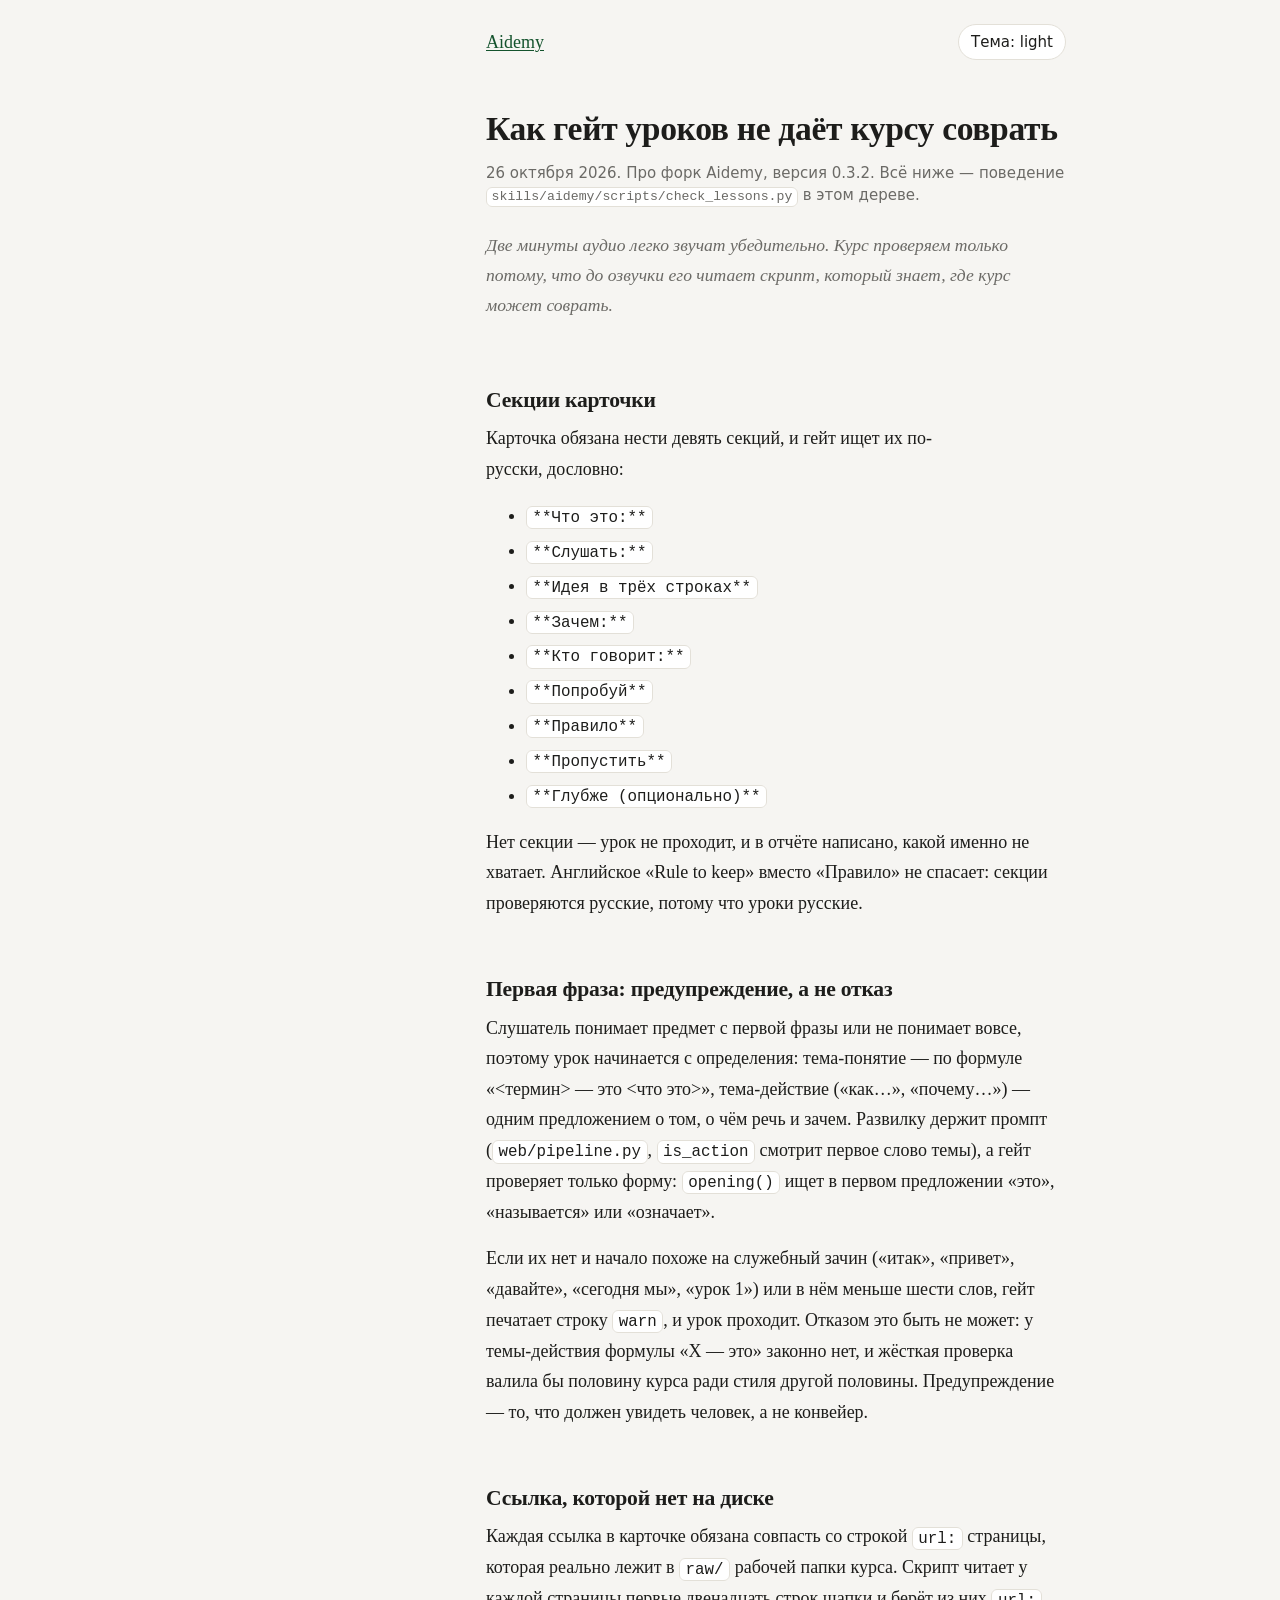
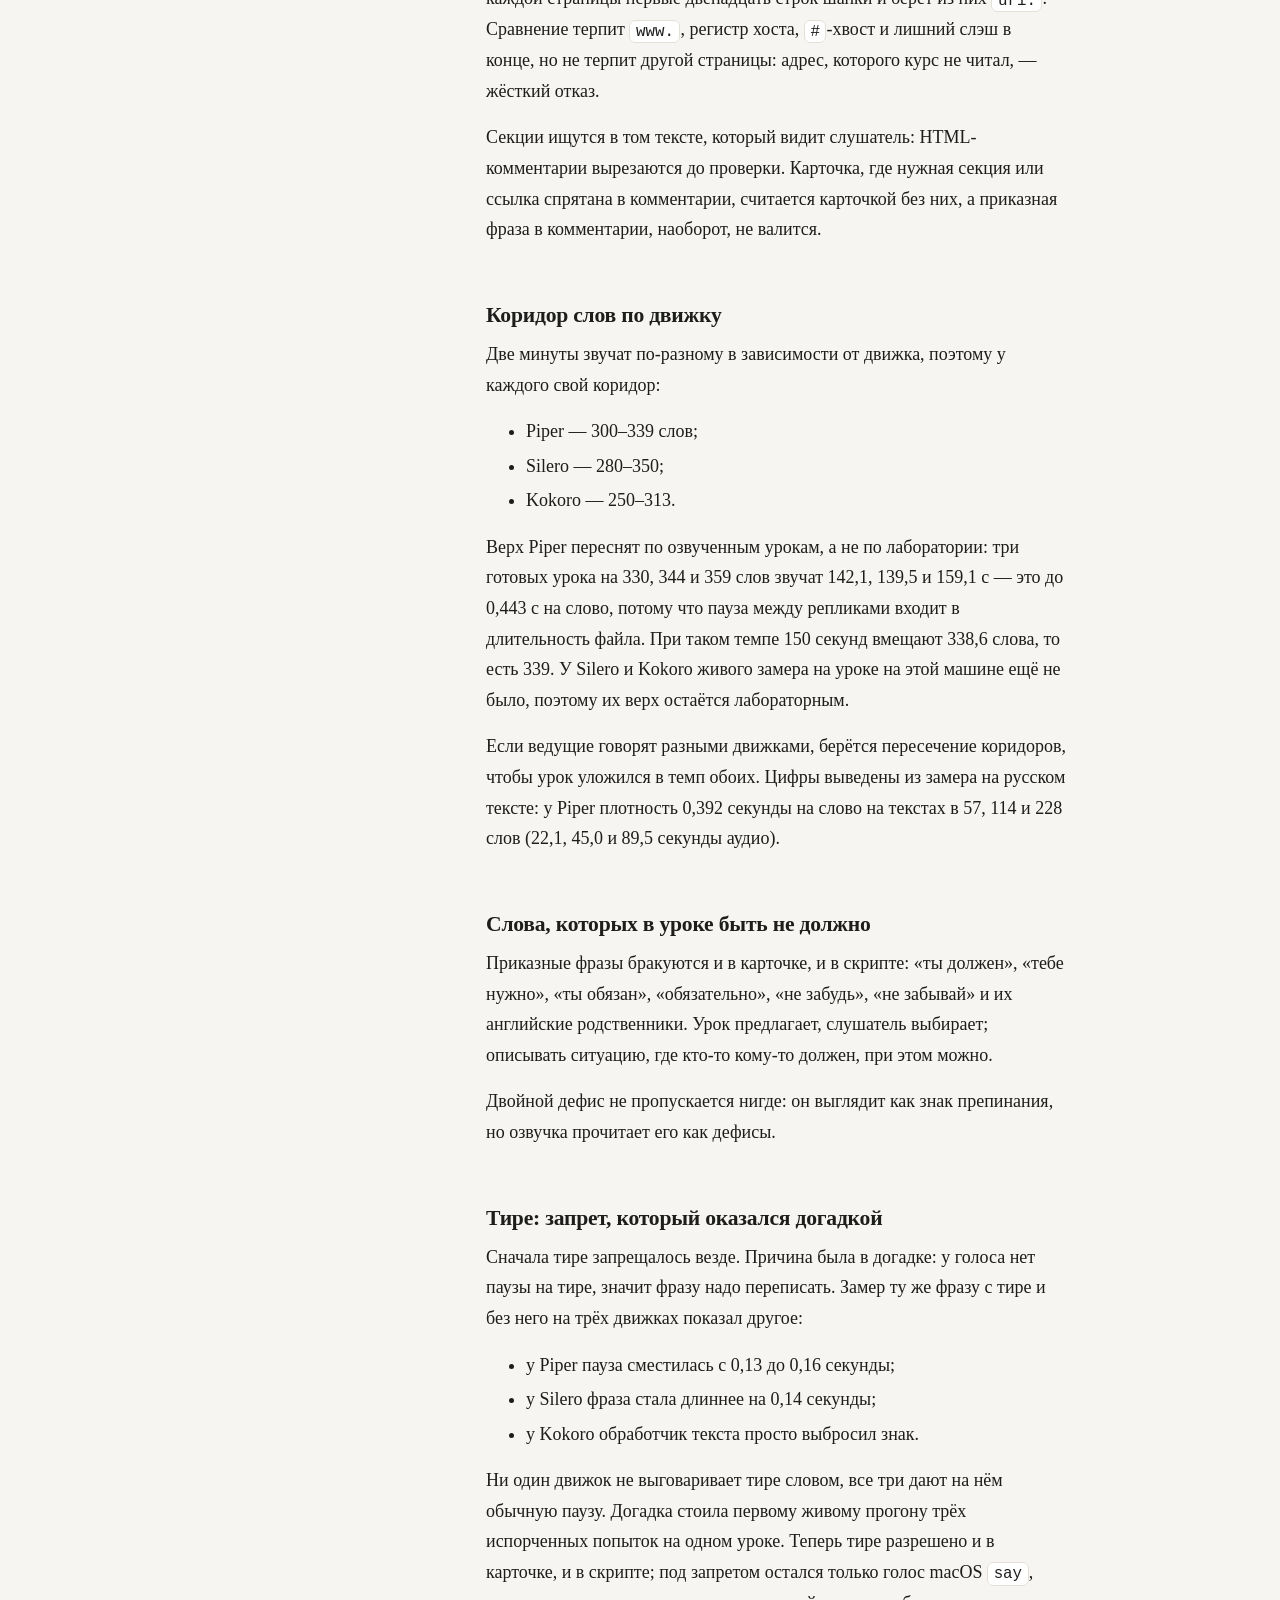
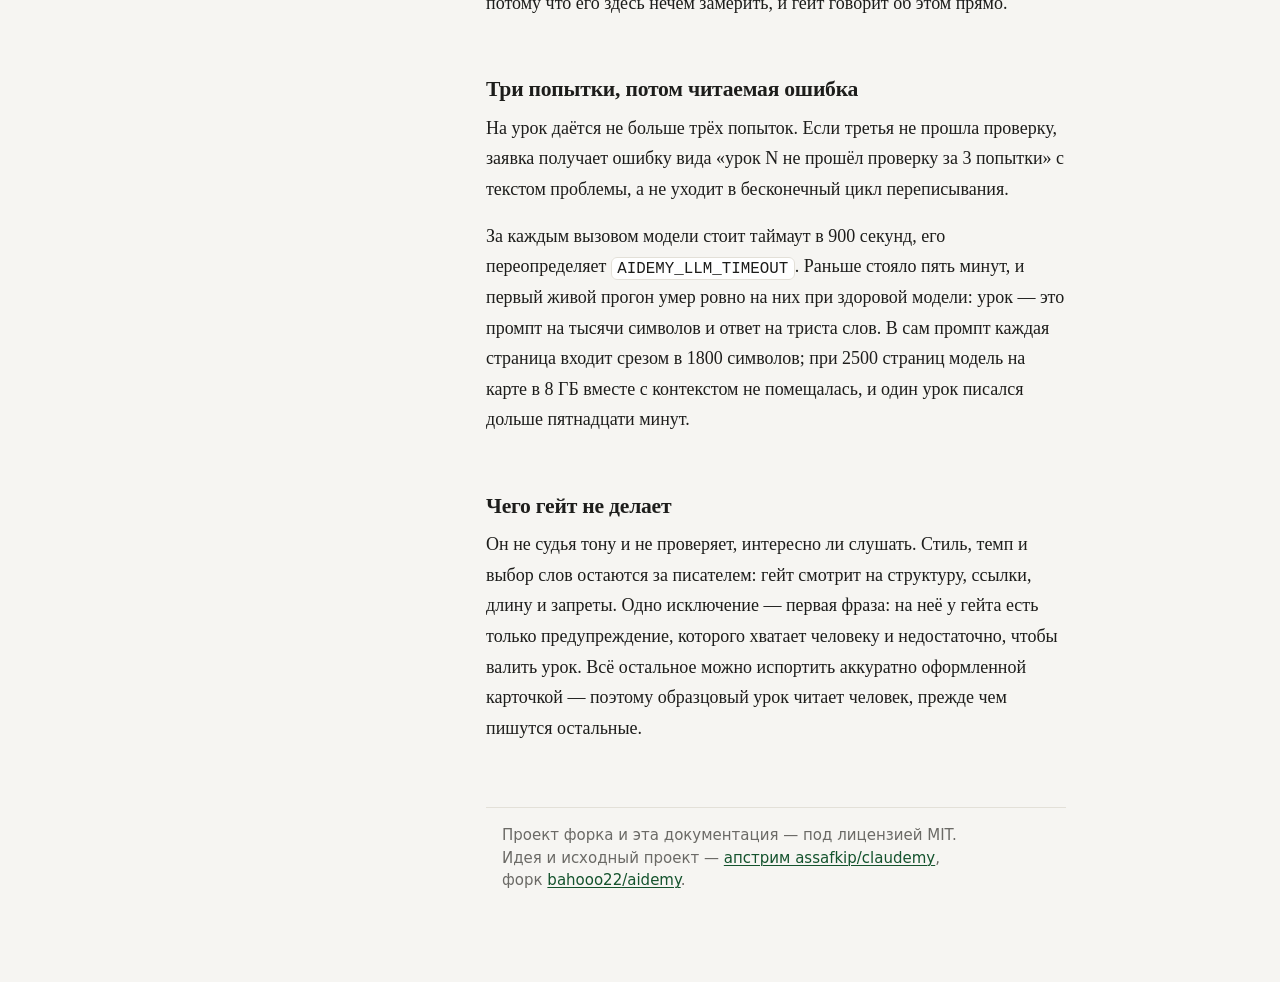
<file: docs/gate.html>
<!doctype html>
<html lang="ru">
<head>
<meta charset="utf-8">
<meta name="viewport" content="width=device-width, initial-scale=1">
<title>Как гейт уроков не даёт курсу соврать — Aidemy</title>
<meta name="description" content="Разбор check_lessons.py: обязательные секции карточки, ссылки только на прочитанные страницы, коридор слов по движку, запрет приказных фраз и история запрета на тире, который оказался догадкой.">
<link rel="canonical" href="https://github.com/bahooo22/aidemy">
<link rel="icon" href="assets/logo.png" type="image/png">
<meta property="og:type" content="article">
<meta property="og:title" content="Как гейт уроков не даёт курсу соврать">
<meta property="og:description" content="Что проверяет check_lessons.py до озвучки: секции карточки, ссылки на страницы в raw/, коридор слов по движку, приказные фразы и двойные дефисы.">
<meta property="og:url" content="https://github.com/bahooo22/aidemy">
<!-- Абсолютный адрес заработает после пуша в origin: до пуша превью в мессенджерах не появится. -->
<meta property="og:image" content="https://raw.githubusercontent.com/bahooo22/aidemy/main/docs/assets/preview.png">
<meta property="og:image:width" content="1792">
<meta property="og:image:height" content="1024">
<meta property="og:image:alt" content="Aidemy: статья о том, как гейт уроков не даёт курсу соврать">
<meta name="twitter:card" content="summary_large_image">
<meta name="twitter:title" content="Как гейт уроков не даёт курсу соврать — Aidemy">
<meta name="twitter:description" content="Что проверяет check_lessons.py до озвучки: секции карточки, ссылки на страницы в raw/, коридор слов по движку, приказные фразы и двойные дефисы.">
<meta name="twitter:image" content="https://raw.githubusercontent.com/bahooo22/aidemy/main/docs/assets/preview.png">
<meta name="color-scheme" content="light dark">


<script>
(function(){
var k='aidemy-theme';
var t=localStorage.getItem(k)||(matchMedia('(prefers-color-scheme: dark)').matches?'dark':'light');
document.documentElement.dataset.theme=t;
function paint(){var b=document.querySelector('.theme-toggle');
 if(b)b.textContent='Тема: '+document.documentElement.dataset.theme;}
document.addEventListener('DOMContentLoaded',function(){
 var b=document.querySelector('.theme-toggle');
 if(b)b.addEventListener('click',function(){
  var n=document.documentElement.dataset.theme==='dark'?'light':'dark';
  document.documentElement.dataset.theme=n;localStorage.setItem(k,n);paint();});
 paint();});
})();
</script>
<link rel="stylesheet" href="assets/style.css">
</head>
<body>
<main>
  <p class="topbar"><a href="./">Aidemy</a><button type="button" class="theme-toggle">Тема</button></p>
  <h1>Как гейт уроков не даёт курсу соврать</h1>
  <p class="meta">26 октября 2026. Про форк Aidemy, версия 0.3.2. Всё ниже — поведение <code>skills/aidemy/scripts/check_lessons.py</code> в этом дереве.</p>
  <p class="dek">Две минуты аудио легко звучат убедительно. Курс проверяем только потому, что до озвучки его читает скрипт, который знает, где курс может соврать.</p>

  <h2>Секции карточки</h2>
  <p>Карточка обязана нести девять секций, и гейт ищет их по-русски, дословно:</p>
  <ul>
    <li><code>**Что это:**</code></li>
    <li><code>**Слушать:**</code></li>
    <li><code>**Идея в трёх строках**</code></li>
    <li><code>**Зачем:**</code></li>
    <li><code>**Кто говорит:**</code></li>
    <li><code>**Попробуй**</code></li>
    <li><code>**Правило**</code></li>
    <li><code>**Пропустить**</code></li>
    <li><code>**Глубже (опционально)**</code></li>
  </ul>
  <p>Нет секции — урок не проходит, и в отчёте написано, какой именно не хватает. Английское «Rule to keep» вместо «Правило» не спасает: секции проверяются русские, потому что уроки русские.</p>

  <h2>Первая фраза: предупреждение, а не отказ</h2>
  <p>Слушатель понимает предмет с первой фразы или не понимает вовсе, поэтому урок начинается с определения: тема-понятие — по формуле «&lt;термин&gt; — это &lt;что это&gt;», тема-действие («как…», «почему…») — одним предложением о том, о чём речь и зачем. Развилку держит промпт (<code>web/pipeline.py</code>, <code>is_action</code> смотрит первое слово темы), а гейт проверяет только форму: <code>opening()</code> ищет в первом предложении «это», «называется» или «означает».</p>
  <p>Если их нет и начало похоже на служебный зачин («итак», «привет», «давайте», «сегодня мы», «урок 1») или в нём меньше шести слов, гейт печатает строку <code>warn</code>, и урок проходит. Отказом это быть не может: у темы-действия формулы «X — это» законно нет, и жёсткая проверка валила бы половину курса ради стиля другой половины. Предупреждение — то, что должен увидеть человек, а не конвейер.</p>

  <h2>Ссылка, которой нет на диске</h2>
  <p>Каждая ссылка в карточке обязана совпасть со строкой <code>url:</code> страницы, которая реально лежит в <code>raw/</code> рабочей папки курса. Скрипт читает у каждой страницы первые двенадцать строк шапки и берёт из них <code>url:</code>. Сравнение терпит <code>www.</code>, регистр хоста, <code>#</code>-хвост и лишний слэш в конце, но не терпит другой страницы: адрес, которого курс не читал, — жёсткий отказ.</p>
  <p>Секции ищутся в том тексте, который видит слушатель: HTML-комментарии вырезаются до проверки. Карточка, где нужная секция или ссылка спрятана в комментарии, считается карточкой без них, а приказная фраза в комментарии, наоборот, не валится.</p>

  <h2>Коридор слов по движку</h2>
  <p>Две минуты звучат по-разному в зависимости от движка, поэтому у каждого свой коридор:</p>
  <ul>
    <li>Piper — 300–339 слов;</li>
    <li>Silero — 280–350;</li>
    <li>Kokoro — 250–313.</li>
  </ul>
  <p>Верх Piper переснят по озвученным урокам, а не по лаборатории: три готовых урока на
  330, 344 и 359 слов звучат 142,1, 139,5 и 159,1 с — это до 0,443 с на слово, потому что
  пауза между репликами входит в длительность файла. При таком темпе 150 секунд вмещают
  338,6 слова, то есть 339. У Silero и Kokoro живого замера на уроке на этой машине ещё не
  было, поэтому их верх остаётся лабораторным.</p>
  <p>Если ведущие говорят разными движками, берётся пересечение коридоров, чтобы урок уложился в темп обоих. Цифры выведены из замера на русском тексте: у Piper плотность 0,392 секунды на слово на текстах в 57, 114 и 228 слов (22,1, 45,0 и 89,5 секунды аудио).</p>

  <h2>Слова, которых в уроке быть не должно</h2>
  <p>Приказные фразы бракуются и в карточке, и в скрипте: «ты должен», «тебе нужно», «ты обязан», «обязательно», «не забудь», «не забывай» и их английские родственники. Урок предлагает, слушатель выбирает; описывать ситуацию, где кто-то кому-то должен, при этом можно.</p>
  <p>Двойной дефис не пропускается нигде: он выглядит как знак препинания, но озвучка прочитает его как дефисы.</p>

  <h2>Тире: запрет, который оказался догадкой</h2>
  <p>Сначала тире запрещалось везде. Причина была в догадке: у голоса нет паузы на тире, значит фразу надо переписать. Замер ту же фразу с тире и без него на трёх движках показал другое:</p>
  <ul>
    <li>у Piper пауза сместилась с 0,13 до 0,16 секунды;</li>
    <li>у Silero фраза стала длиннее на 0,14 секунды;</li>
    <li>у Kokoro обработчик текста просто выбросил знак.</li>
  </ul>
  <p>Ни один движок не выговаривает тире словом, все три дают на нём обычную паузу. Догадка стоила первому живому прогону трёх испорченных попыток на одном уроке. Теперь тире разрешено и в карточке, и в скрипте; под запретом остался только голос macOS <code>say</code>, потому что его здесь нечем замерить, и гейт говорит об этом прямо.</p>

  <h2>Три попытки, потом читаемая ошибка</h2>
  <p>На урок даётся не больше трёх попыток. Если третья не прошла проверку, заявка получает ошибку вида «урок N не прошёл проверку за 3 попытки» с текстом проблемы, а не уходит в бесконечный цикл переписывания.</p>
  <p>За каждым вызовом модели стоит таймаут в 900 секунд, его переопределяет <code>AIDEMY_LLM_TIMEOUT</code>. Раньше стояло пять минут, и первый живой прогон умер ровно на них при здоровой модели: урок — это промпт на тысячи символов и ответ на триста слов. В сам промпт каждая страница входит срезом в 1800 символов; при 2500 страниц модель на карте в 8 ГБ вместе с контекстом не помещалась, и один урок писался дольше пятнадцати минут.</p>

  <h2>Чего гейт не делает</h2>
  <p>Он не судья тону и не проверяет, интересно ли слушать. Стиль, темп и выбор слов остаются за писателем: гейт смотрит на структуру, ссылки, длину и запреты. Одно исключение — первая фраза: на неё у гейта есть только предупреждение, которого хватает человеку и недостаточно, чтобы валить урок. Всё остальное можно испортить аккуратно оформленной карточкой — поэтому образцовый урок читает человек, прежде чем пишутся остальные.</p>

  <footer>Проект форка и эта документация — под лицензией MIT. Идея и исходный проект — <a href="https://github.com/assafkip/claudemy">апстрим assafkip/claudemy</a>, форк <a href="https://github.com/bahooo22/aidemy">bahooo22/aidemy</a>.</footer>
</main>
</body>
</html>
</file>
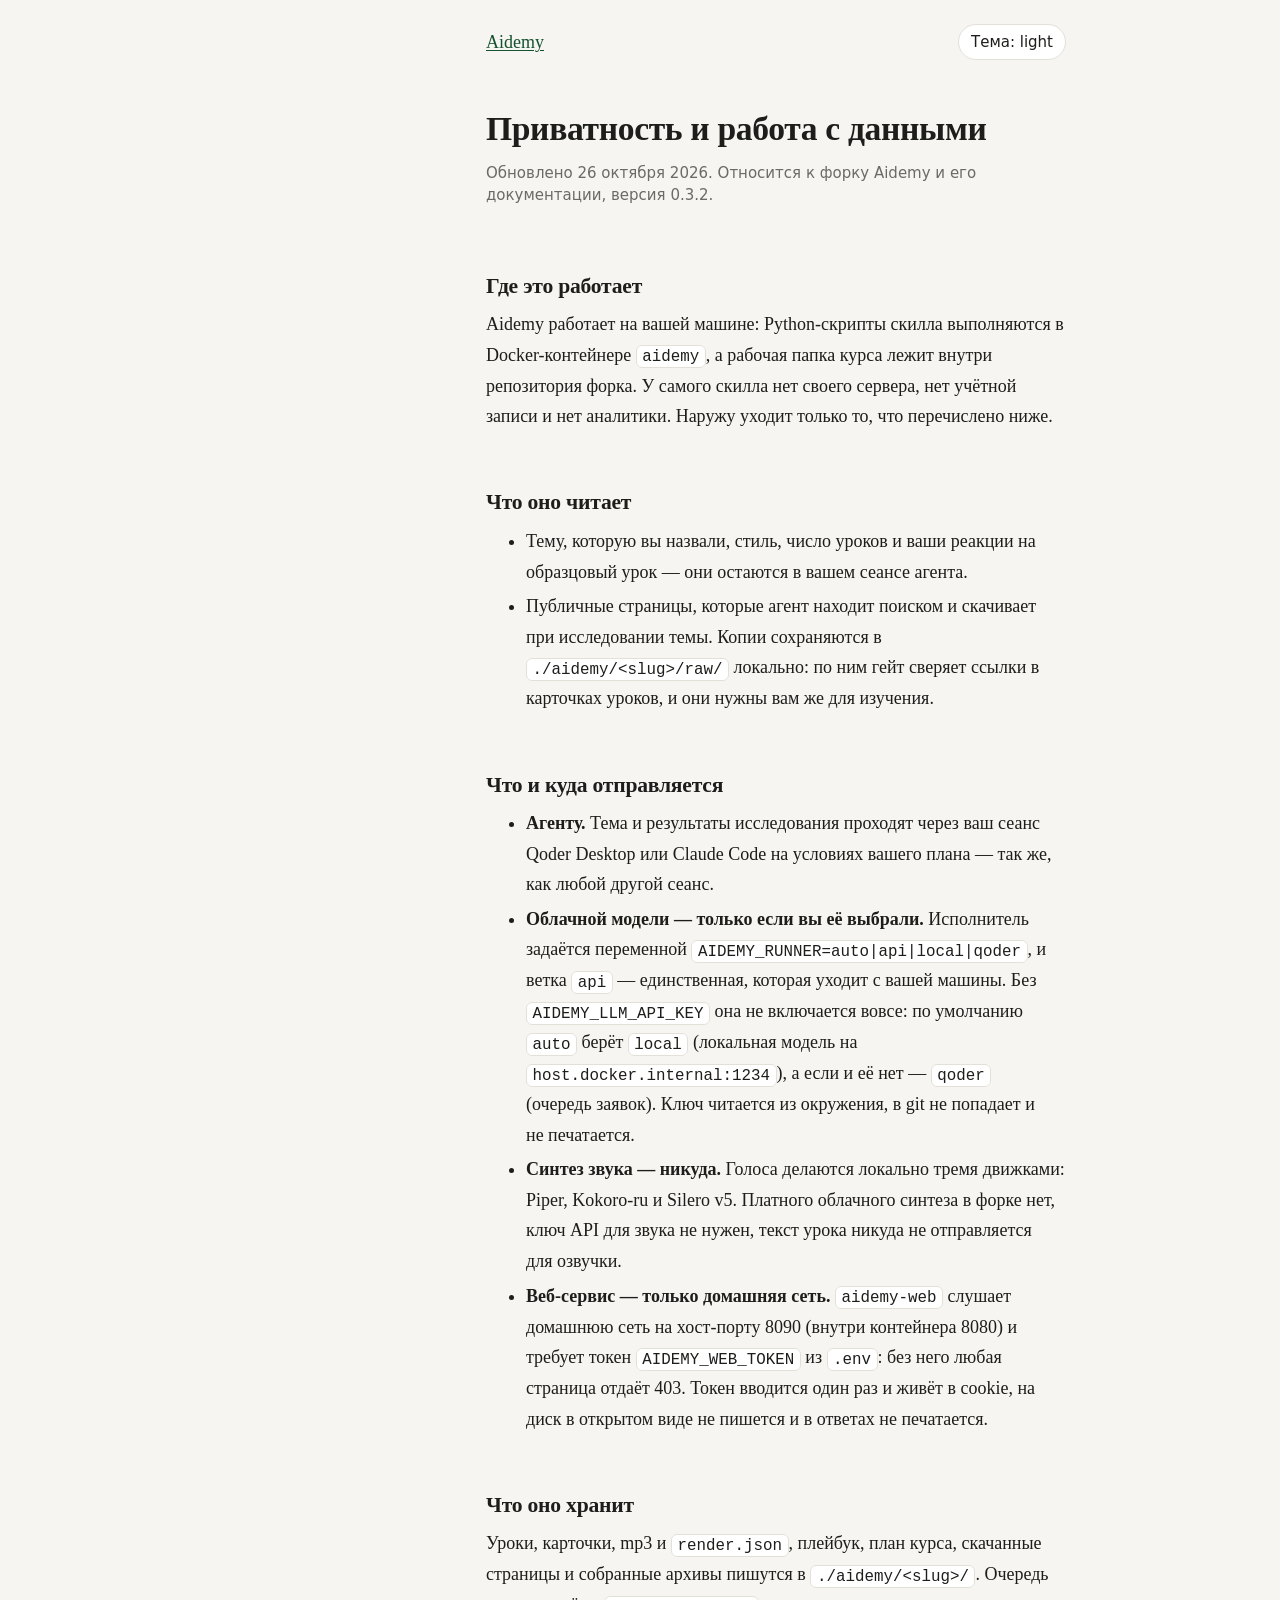
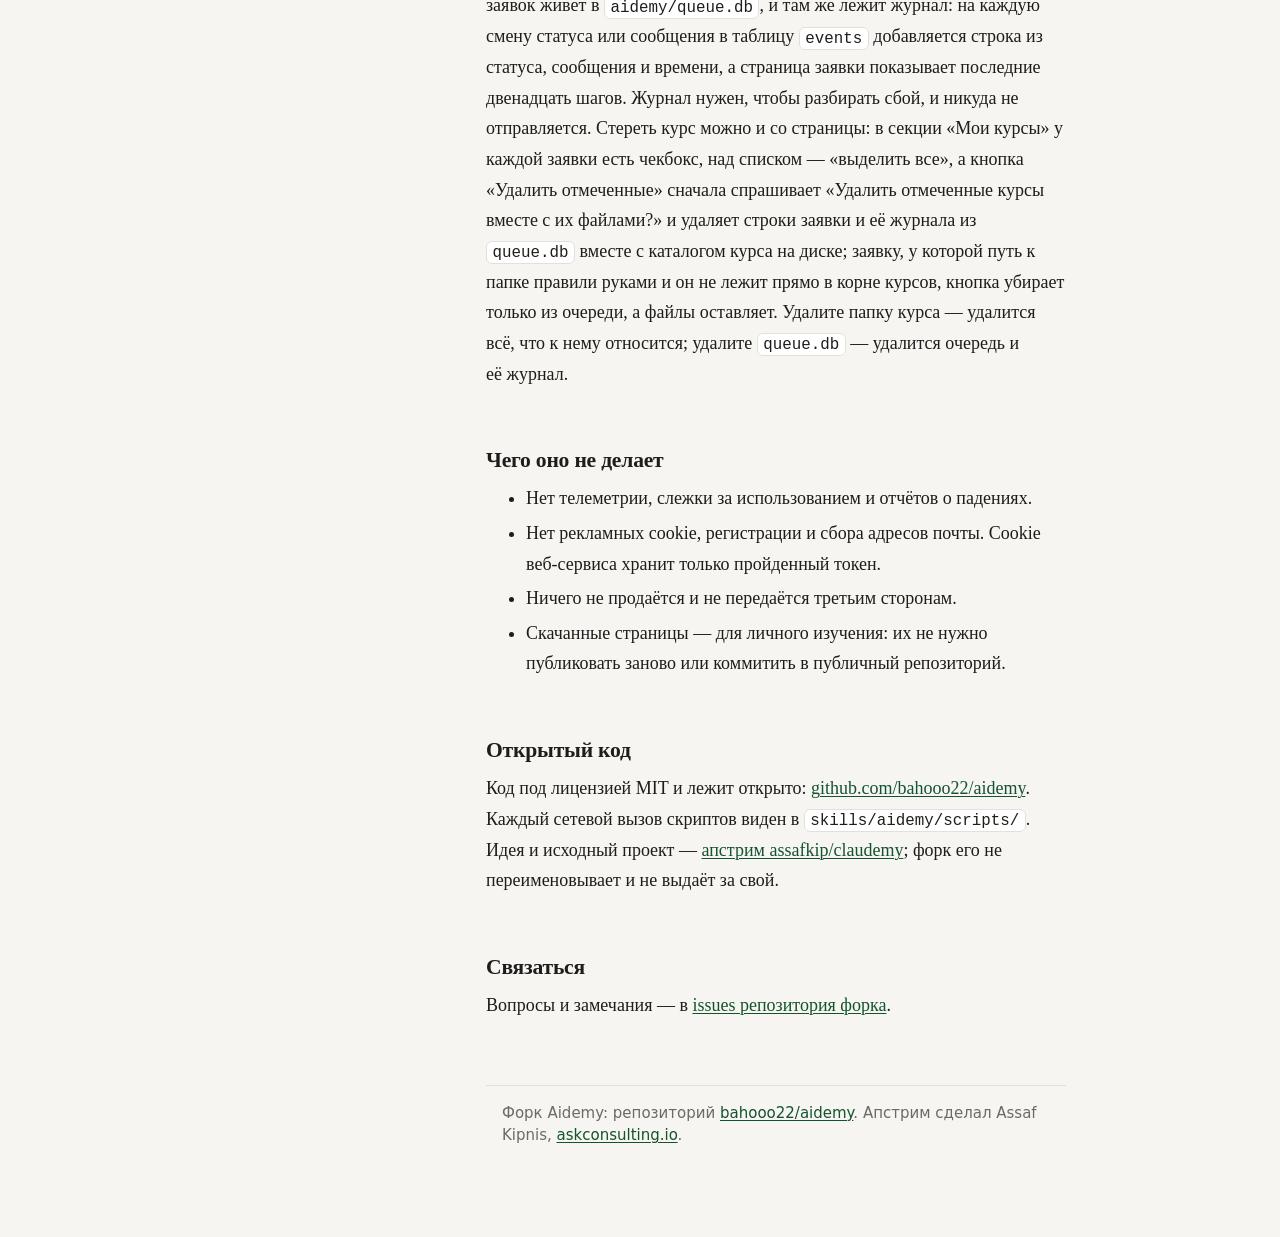
<file: docs/privacy.html>
<!doctype html>
<html lang="ru">
<head>
<meta charset="utf-8">
<meta name="viewport" content="width=device-width, initial-scale=1">
<title>Aidemy: приватность и работа с данными</title>
<meta name="description" content="Что Aidemy делает с вашими данными: работает в контейнере на вашей машине, синтезирует звук локально движками Piper, Kokoro-ru и Silero v5, не требует ключа API для звука, не имеет сервера и аналитики.">
<link rel="canonical" href="https://github.com/bahooo22/aidemy">
<link rel="icon" href="assets/logo.png" type="image/png">
<meta property="og:type" content="website">
<meta property="og:site_name" content="Aidemy">
<meta property="og:title" content="Aidemy: приватность и работа с данными">
<meta property="og:description" content="Работает в контейнере на вашей машине, синтезирует звук локально, не требует ключа API для звука и не имеет сервера и аналитики.">
<meta property="og:url" content="https://github.com/bahooo22/aidemy">
<!-- Абсолютный адрес заработает после пуша в origin: до пуша превью в мессенджерах не появится. -->
<meta property="og:image" content="https://raw.githubusercontent.com/bahooo22/aidemy/main/docs/assets/preview.png">
<meta property="og:image:width" content="1792">
<meta property="og:image:height" content="1024">
<meta property="og:image:alt" content="Aidemy: приватность и работа с данными">
<meta name="twitter:card" content="summary_large_image">
<meta name="twitter:title" content="Aidemy: приватность и работа с данными">
<meta name="twitter:description" content="Работает в контейнере на вашей машине, синтезирует звук локально, не требует ключа API для звука и не имеет сервера и аналитики.">
<meta name="twitter:image" content="https://raw.githubusercontent.com/bahooo22/aidemy/main/docs/assets/preview.png">


<script>
(function(){
var k='aidemy-theme';
var t=localStorage.getItem(k)||(matchMedia('(prefers-color-scheme: dark)').matches?'dark':'light');
document.documentElement.dataset.theme=t;
function paint(){var b=document.querySelector('.theme-toggle');
 if(b)b.textContent='Тема: '+document.documentElement.dataset.theme;}
document.addEventListener('DOMContentLoaded',function(){
 var b=document.querySelector('.theme-toggle');
 if(b)b.addEventListener('click',function(){
  var n=document.documentElement.dataset.theme==='dark'?'light':'dark';
  document.documentElement.dataset.theme=n;localStorage.setItem(k,n);paint();});
 paint();});
})();
</script>
<link rel="stylesheet" href="assets/style.css">
</head>
<body>
<main>
  <p class="topbar"><a href="./">Aidemy</a><button type="button" class="theme-toggle">Тема</button></p>
  <h1>Приватность и работа с данными</h1>
  <p class="meta">Обновлено 26 октября 2026. Относится к форку Aidemy и его документации, версия 0.3.2.</p>

  <h2>Где это работает</h2>
  <p>Aidemy работает на вашей машине: Python-скрипты скилла выполняются в Docker-контейнере <code>aidemy</code>, а рабочая папка курса лежит внутри репозитория форка. У самого скилла нет своего сервера, нет учётной записи и нет аналитики. Наружу уходит только то, что перечислено ниже.</p>

  <h2>Что оно читает</h2>
  <ul>
    <li>Тему, которую вы назвали, стиль, число уроков и ваши реакции на образцовый урок — они остаются в вашем сеансе агента.</li>
    <li>Публичные страницы, которые агент находит поиском и скачивает при исследовании темы. Копии сохраняются в <code>./aidemy/&lt;slug&gt;/raw/</code> локально: по ним гейт сверяет ссылки в карточках уроков, и они нужны вам же для изучения.</li>
  </ul>

  <h2>Что и куда отправляется</h2>
  <ul>
    <li><strong>Агенту.</strong> Тема и результаты исследования проходят через ваш сеанс Qoder Desktop или Claude Code на условиях вашего плана — так же, как любой другой сеанс.</li>
    <li><strong>Облачной модели — только если вы её выбрали.</strong> Исполнитель задаётся переменной <code>AIDEMY_RUNNER=auto|api|local|qoder</code>, и ветка <code>api</code> — единственная, которая уходит с вашей машины. Без <code>AIDEMY_LLM_API_KEY</code> она не включается вовсе: по умолчанию <code>auto</code> берёт <code>local</code> (локальная модель на <code>host.docker.internal:1234</code>), а если и её нет — <code>qoder</code> (очередь заявок). Ключ читается из окружения, в git не попадает и не печатается.</li>
    <li><strong>Синтез звука — никуда.</strong> Голоса делаются локально тремя движками: Piper, Kokoro-ru и Silero v5. Платного облачного синтеза в форке нет, ключ API для звука не нужен, текст урока никуда не отправляется для озвучки.</li>
    <li><strong>Веб-сервис — только домашняя сеть.</strong> <code>aidemy-web</code> слушает домашнюю сеть на хост-порту 8090 (внутри контейнера 8080) и требует токен <code>AIDEMY_WEB_TOKEN</code> из <code>.env</code>: без него любая страница отдаёт 403. Токен вводится один раз и живёт в cookie, на диск в открытом виде не пишется и в ответах не печатается.</li>
  </ul>

  <h2>Что оно хранит</h2>
  <p>Уроки, карточки, mp3 и <code>render.json</code>, плейбук, план курса, скачанные страницы и собранные архивы пишутся в <code>./aidemy/&lt;slug&gt;/</code>. Очередь заявок живёт в <code>aidemy/queue.db</code>, и там же лежит журнал: на каждую смену статуса или сообщения в таблицу <code>events</code> добавляется строка из статуса, сообщения и времени, а страница заявки показывает последние двенадцать шагов. Журнал нужен, чтобы разбирать сбой, и никуда не отправляется. Стереть курс можно и со страницы: в секции «Мои курсы» у каждой заявки есть чекбокс, над списком — «выделить все», а кнопка «Удалить отмеченные» сначала спрашивает «Удалить отмеченные курсы вместе с их файлами?» и удаляет строки заявки и её журнала из <code>queue.db</code> вместе с каталогом курса на диске; заявку, у которой путь к папке правили руками и он не лежит прямо в корне курсов, кнопка убирает только из очереди, а файлы оставляет. Удалите папку курса — удалится всё, что к нему относится; удалите <code>queue.db</code> — удалится очередь и её журнал.</p>

  <h2>Чего оно не делает</h2>
  <ul>
    <li>Нет телеметрии, слежки за использованием и отчётов о падениях.</li>
    <li>Нет рекламных cookie, регистрации и сбора адресов почты. Cookie веб-сервиса хранит только пройденный токен.</li>
    <li>Ничего не продаётся и не передаётся третьим сторонам.</li>
    <li>Скачанные страницы — для личного изучения: их не нужно публиковать заново или коммитить в публичный репозиторий.</li>
  </ul>

  <h2>Открытый код</h2>
  <p>Код под лицензией MIT и лежит открыто: <a href="https://github.com/bahooo22/aidemy">github.com/bahooo22/aidemy</a>. Каждый сетевой вызов скриптов виден в <code>skills/aidemy/scripts/</code>. Идея и исходный проект — <a href="https://github.com/assafkip/claudemy">апстрим assafkip/claudemy</a>; форк его не переименовывает и не выдаёт за свой.</p>

  <h2>Связаться</h2>
  <p>Вопросы и замечания — в <a href="https://github.com/bahooo22/aidemy/issues">issues репозитория форка</a>.</p>

  <footer>Форк Aidemy: репозиторий <a href="https://github.com/bahooo22/aidemy">bahooo22/aidemy</a>. Апстрим сделал Assaf Kipnis, <a href="https://askconsulting.io">askconsulting.io</a>.</footer>
</main>
</body>
</html>
</file>
<file: docs/assets/style.css>
/* Aidemy: общий слой трёх страниц документации (2026).
   Интерфейс — sans, тело статьи — serif; палитра, радиусы и тени — как в веб-приложении.
   Тёмная тема одна на все страницы: атрибут data-theme ставит скрипт в <head>,
   он читает ключ aidemy-theme, который пишет переключатель приложения. */
:root{
--sans:system-ui,-apple-system,"Segoe UI",sans-serif;
--serif:Georgia,"Iowan Old Style","Palatino Linotype",serif;
--mono:ui-monospace,SFMono-Regular,Menlo,Consolas,monospace;
--bg:#f6f5f2;--card:#ffffff;--fg:#1d1d1b;--line:#e3e0d8;--muted:#6b6a66;
--accent:#0f766e;--accent-fg:#ffffff;--good:#14532d;
--radius:14px;--shadow:0 1px 2px rgb(0 0 0 / .05);
--s1:4px;--s2:8px;--s3:12px;--s4:16px;--s5:24px;--s6:32px;--s7:48px}
[data-theme="dark"]{
--bg:#0d1b2a;--card:#132437;--fg:#e8eef4;--line:#24405c;--muted:#93a6b8;
--accent:#2ec4b6;--accent-fg:#06222b;--good:#7ee2a8;
--shadow:0 1px 2px rgb(0 0 0 / .25)}
*{box-sizing:border-box}
html{-webkit-text-size-adjust:100%}
body{margin:0;background:var(--bg);color:var(--fg);font:18px/1.7 var(--serif);text-wrap:pretty}
main,header.site,footer{max-width:720px;margin:0 auto;padding-left:var(--s4);padding-right:var(--s4)}
main{max-width:min(720px,68ch);padding-top:var(--s5);padding-bottom:var(--s7)}
header.site{display:flex;align-items:center;justify-content:space-between;gap:var(--s4);font:600 15px/1.4 var(--sans);padding-top:var(--s5);letter-spacing:.01em}
header.site a{color:var(--fg);text-decoration:none;font-family:var(--sans);font-weight:700}
h1,h2,h3{font-family:var(--serif);font-weight:700;line-height:1.25;letter-spacing:-.01em}
h1{font-size:2.1rem;margin:var(--s6) 0 var(--s3)}
h2{font-size:1.35rem;margin:2.6rem 0 .6rem}
h3{font-size:1.08rem;margin:var(--s5) 0 var(--s2)}
p,ul,ol{margin:0 0 var(--s4)}
li+li{margin-top:var(--s1)}
a{color:var(--good);text-underline-offset:2px;text-decoration-thickness:.06em}
a:hover{color:var(--accent)}
a:focus-visible,button:focus-visible{outline:2px solid var(--accent);outline-offset:2px;border-radius:4px}
.meta{color:var(--muted);font:400 15px/1.5 var(--sans);margin:0 0 var(--s5)}
.dek{font-size:1.1rem;color:var(--muted);font-style:italic;margin:0 0 var(--s5)}
code,pre{font-family:var(--mono);font-size:.88em}
code{background:var(--card);border:1px solid var(--line);border-radius:6px;padding:.1em .35em;overflow-wrap:anywhere}
pre{background:var(--card);border:1px solid var(--line);border-radius:var(--radius);box-shadow:var(--shadow);padding:var(--s4);overflow-x:auto;line-height:1.55}
pre code{background:none;border:0;padding:0}
.cmd{font-family:var(--mono);font-size:1.15rem;color:var(--fg);background:var(--card);border:1px solid var(--line);border-radius:var(--radius);box-shadow:var(--shadow);padding:var(--s4);margin:0 0 var(--s5);overflow-x:auto}
img{max-width:100%;height:auto;display:block;border-radius:var(--radius)}
figure{margin:0 0 var(--s5)}
figcaption{font:400 15px/1.5 var(--sans);color:var(--muted);margin-top:var(--s2)}
.faq h3{margin-top:var(--s5)}
.toc{border:1px solid var(--line);border-radius:var(--radius);background:var(--card);box-shadow:var(--shadow);padding:var(--s4);margin:0 0 var(--s6);font:500 15px/1.5 var(--sans)}
.toc p{margin:0 0 var(--s2)}
.toc ul{margin:0;padding-left:1.2em}
.toc li{margin:var(--s1) 0}
/* Переключатель темы: подпись и значения — как у кнопки в web/app.py. */
.topbar{display:flex;align-items:center;justify-content:space-between;gap:var(--s4);margin:0 0 var(--s4)}
.theme-toggle{font:500 15px/1 var(--sans);color:var(--fg);background:var(--card);
 border:1px solid var(--line);border-radius:999px;padding:var(--s2) var(--s3);cursor:pointer;min-height:36px}
.theme-toggle:hover{color:var(--accent);border-color:var(--accent)}
table{border-collapse:collapse}
th,td{text-align:left;padding:var(--s2) var(--s3);border-bottom:1px solid var(--line)}
footer{border-top:1px solid var(--line);color:var(--muted);font:400 15px/1.5 var(--sans);padding-top:var(--s4);padding-bottom:var(--s7);margin-top:var(--s7)}
footer ul{list-style:none;padding:0;margin:0;display:flex;flex-wrap:wrap;gap:var(--s2) var(--s5)}
@media (min-width:960px){
@supports (display:grid){
main{display:grid;grid-template-columns:240px minmax(0,68ch);column-gap:var(--s6);align-items:start;
 max-width:calc(240px + var(--s6) + min(720px,68ch))}
main>*{grid-column:2;min-width:0}
main>.toc{grid-column:1;grid-row:1 / span 200;position:sticky;top:16px;align-self:start;margin:0}
header.site,body>footer{max-width:calc(240px + var(--s6) + min(720px,68ch));
 padding-left:calc(240px + var(--s6));padding-right:var(--s4)}
}
}
@media (max-width:640px){
main{padding:20px 16px}
h1{font-size:1.7rem}
table{display:block;overflow-x:auto;white-space:nowrap}
.toc{position:static}
}
@media (prefers-reduced-motion:no-preference){
html{scroll-behavior:smooth}
a,button{transition:color .18s,background-color .18s,border-color .18s}
}
@media (prefers-reduced-motion:reduce){
*,*::before,*::after{transition:none!important;animation:none!important}
html{scroll-behavior:auto}
}
</file>
